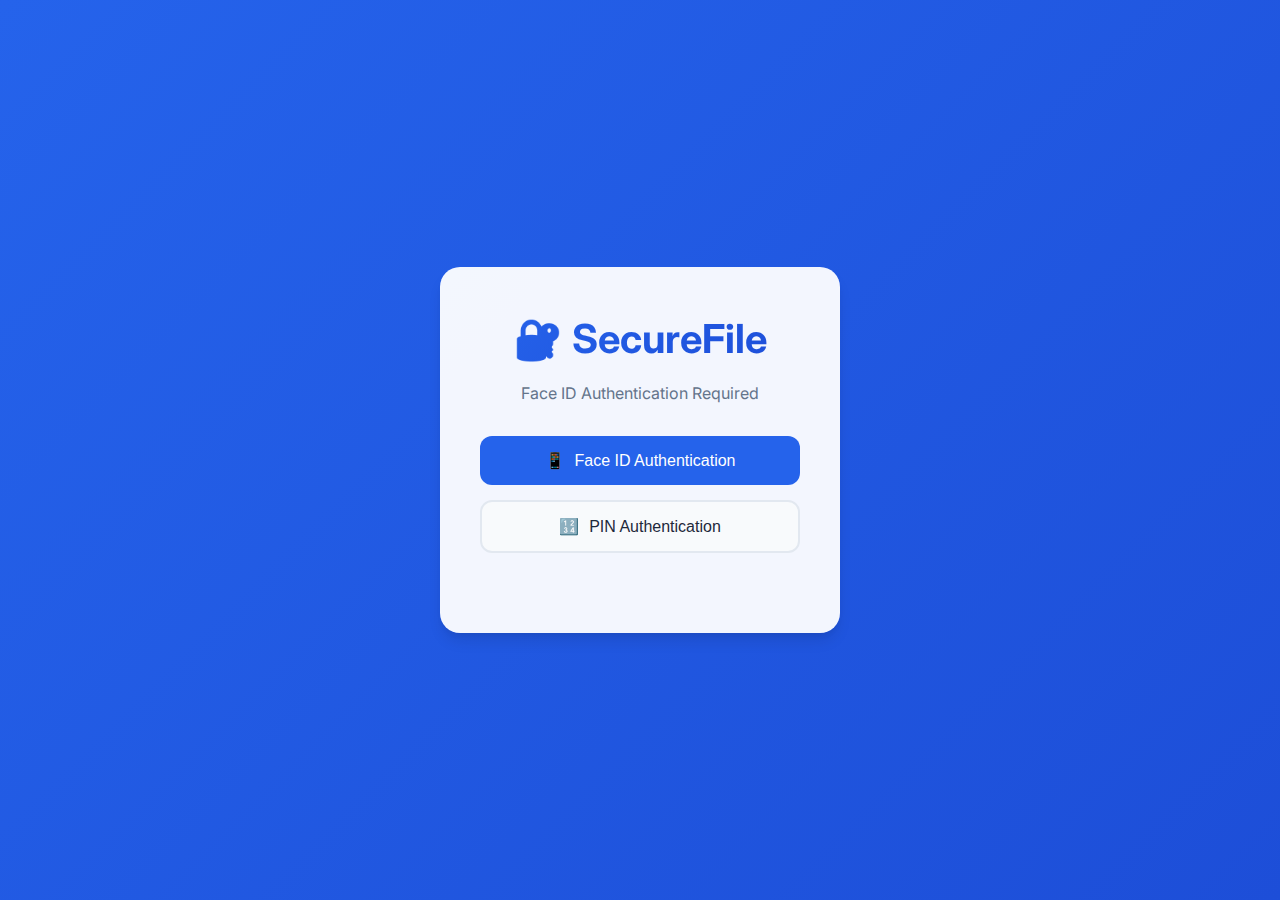
<file: index.html>
<!DOCTYPE html>
<html lang="en">
<head>
    <meta charset="UTF-8">
    <meta name="viewport" content="width=device-width, initial-scale=1.0">
    <title>Secure File Upload - Face ID Protected</title>
    <link rel="stylesheet" href="styles.css">
    <link rel="preconnect" href="https://fonts.googleapis.com">
    <link rel="preconnect" href="https://fonts.gstatic.com" crossorigin>
    <link href="https://fonts.googleapis.com/css2?family=Inter:wght@300;400;500;600;700&display=swap" rel="stylesheet">
</head>
<body>
    <!-- Anti-screenshot overlay -->
    <div id="screenshot-overlay" class="screenshot-protection"></div>

    <!-- Authentication Screen -->
    <div id="auth-screen" class="screen">
        <div class="auth-container">
            <div class="auth-header">
                <h1>🔐 SecureFile</h1>
                <p>Face ID Authentication Required</p>
            </div>

            <div class="auth-methods">
                <button id="face-auth-btn" class="auth-btn primary">
                    <span class="icon">📱</span>
                    Face ID Authentication
                </button>

                <button id="pin-auth-btn" class="auth-btn secondary">
                    <span class="icon">🔢</span>
                    PIN Authentication
                </button>
            </div>

            <div class="auth-status" id="auth-status"></div>
        </div>
    </div>

    <!-- Main Application -->
    <div id="main-app" class="screen hidden">
        <!-- Header -->
        <header class="app-header">
            <div class="header-left">
                <h2 id="app-title">SecureFile</h2>
                <div class="user-info">
                    <span id="user-name">User</span>
                    <button id="profile-btn" class="icon-btn">👤</button>
                </div>
            </div>

            <div class="header-center">
                <div class="search-container">
                    <input type="text" id="search-input" placeholder="Search files...">
                    <span class="search-icon">🔍</span>
                </div>
            </div>

            <div class="header-right">
                <button id="upload-btn" class="action-btn">📁 Upload</button>
                <button id="security-btn" class="icon-btn">🛡️</button>
                <button id="logout-btn" class="icon-btn">🚪</button>
            </div>
        </header>

        <!-- Main Content -->
        <main class="main-content">
            <!-- Sidebar -->
            <aside class="sidebar">
                <div class="sidebar-header">
                    <h3>Folders</h3>
                    <button id="new-folder-btn" class="icon-btn">+</button>
                </div>

                <div class="folder-list" id="folder-list">
                    <div class="folder-item active" data-folder="all">
                        <span class="folder-icon">📁</span>
                        <span>All Files</span>
                    </div>
                    <div class="folder-item" data-folder="documents">
                        <span class="folder-icon">📄</span>
                        <span>Documents</span>
                    </div>
                    <div class="folder-item" data-folder="images">
                        <span class="folder-icon">🖼️</span>
                        <span>Images</span>
                    </div>
                    <div class="folder-item" data-folder="videos">
                        <span class="folder-icon">🎥</span>
                        <span>Videos</span>
                    </div>
                    <div class="folder-item" data-folder="audio">
                        <span class="folder-icon">🎵</span>
                        <span>Audio</span>
                    </div>
                </div>

                <div class="storage-info">
                    <div class="storage-bar">
                        <div class="storage-used" id="storage-used"></div>
                    </div>
                    <span id="storage-text">0 MB / Unlimited</span>
                </div>
            </aside>

            <!-- File Area -->
            <div class="file-area">
                <!-- Upload Zone -->
                <div id="upload-zone" class="upload-zone">
                    <div class="upload-content">
                        <span class="upload-icon">📁</span>
                        <h3>Drop files here or click to upload</h3>
                        <p>No file size limits • Secure encryption</p>
                        <input type="file" id="file-input" multiple style="display: none;">
                    </div>
                </div>

                <!-- File Grid -->
                <div id="file-grid" class="file-grid hidden">
                    <div class="file-grid-header">
                        <button id="grid-view-btn" class="view-btn active">Grid</button>
                        <button id="list-view-btn" class="view-btn">List</button>
                        <div class="view-controls">
                            <button id="sort-btn" class="icon-btn">Sort</button>
                            <button id="filter-btn" class="icon-btn">Filter</button>
                        </div>
                    </div>

                    <div id="files-container" class="files-container">
                        <!-- Files will be populated here -->
                    </div>
                </div>
            </div>
        </main>
    </div>

    <!-- Profile Modal -->
    <div id="profile-modal" class="modal hidden">
        <div class="modal-content">
            <div class="modal-header">
                <h3>Profile Settings</h3>
                <button class="close-btn" onclick="closeModal('profile-modal')">×</button>
            </div>

            <div class="modal-body">
                <div class="profile-section">
                    <label>User Name:</label>
                    <input type="text" id="profile-name" placeholder="Enter your name">
                </div>

                <div class="profile-section">
                    <label>Theme:</label>
                    <select id="theme-select">
                        <option value="light">Light</option>
                        <option value="dark">Dark</option>
                        <option value="auto">Auto</option>
                    </select>
                </div>

                <div class="profile-section">
                    <label>Security Level:</label>
                    <select id="security-level">
                        <option value="standard">Standard</option>
                        <option value="high">High</option>
                        <option value="maximum">Maximum</option>
                    </select>
                </div>

                <div class="profile-section">
                    <label>Auto-lock timeout:</label>
                    <select id="auto-lock-timeout">
                        <option value="1">1 minute</option>
                        <option value="5">5 minutes</option>
                        <option value="15">15 minutes</option>
                        <option value="30">30 minutes</option>
                        <option value="0">Never</option>
                    </select>
                </div>
            </div>

            <div class="modal-footer">
                <button onclick="closeModal('profile-modal')">Cancel</button>
                <button onclick="saveProfile()">Save</button>
            </div>
        </div>
    </div>

    <!-- Security Modal -->
    <div id="security-modal" class="modal hidden">
        <div class="modal-content">
            <div class="modal-header">
                <h3>Security Settings</h3>
                <button class="close-btn" onclick="closeModal('security-modal')">×</button>
            </div>

            <div class="modal-body">
                <div class="security-status">
                    <div class="status-item">
                        <span class="status-icon">🔒</span>
                        <span>Anti-screenshot protection: <strong id="screenshot-status">Active</strong></span>
                    </div>
                    <div class="status-item">
                        <span class="status-icon">📋</span>
                        <span>Anti-copy protection: <strong id="copy-status">Active</strong></span>
                    </div>
                    <div class="status-item">
                        <span class="status-icon">🚨</span>
                        <span>Auto-close protection: <strong id="autoclose-status">Active</strong></span>
                    </div>
                </div>

                <div class="security-controls">
                    <button id="test-security-btn" class="test-btn">Test Security Features</button>
                    <button id="reset-security-btn" class="reset-btn">Reset Security</button>
                </div>
            </div>
        </div>
    </div>

    <!-- Progress Modal -->
    <div id="progress-modal" class="modal hidden">
        <div class="modal-content">
            <div class="modal-header">
                <h3>File Upload Progress</h3>
                <button class="close-btn" onclick="closeModal('progress-modal')">×</button>
            </div>

            <div class="modal-body">
                <div id="upload-progress-container">
                    <div class="progress-info">
                        <span id="current-file">No file uploading</span>
                        <span id="progress-percent">0%</span>
                    </div>
                    <div class="progress-bar">
                        <div id="upload-progress" class="progress-fill"></div>
                    </div>
                    <div class="upload-details">
                        <span id="upload-speed">0 MB/s</span>
                        <span id="time-remaining">--</span>
                    </div>
                </div>
            </div>
        </div>
    </div>

    <script src="app.js"></script>
</body>
</html>
</file>
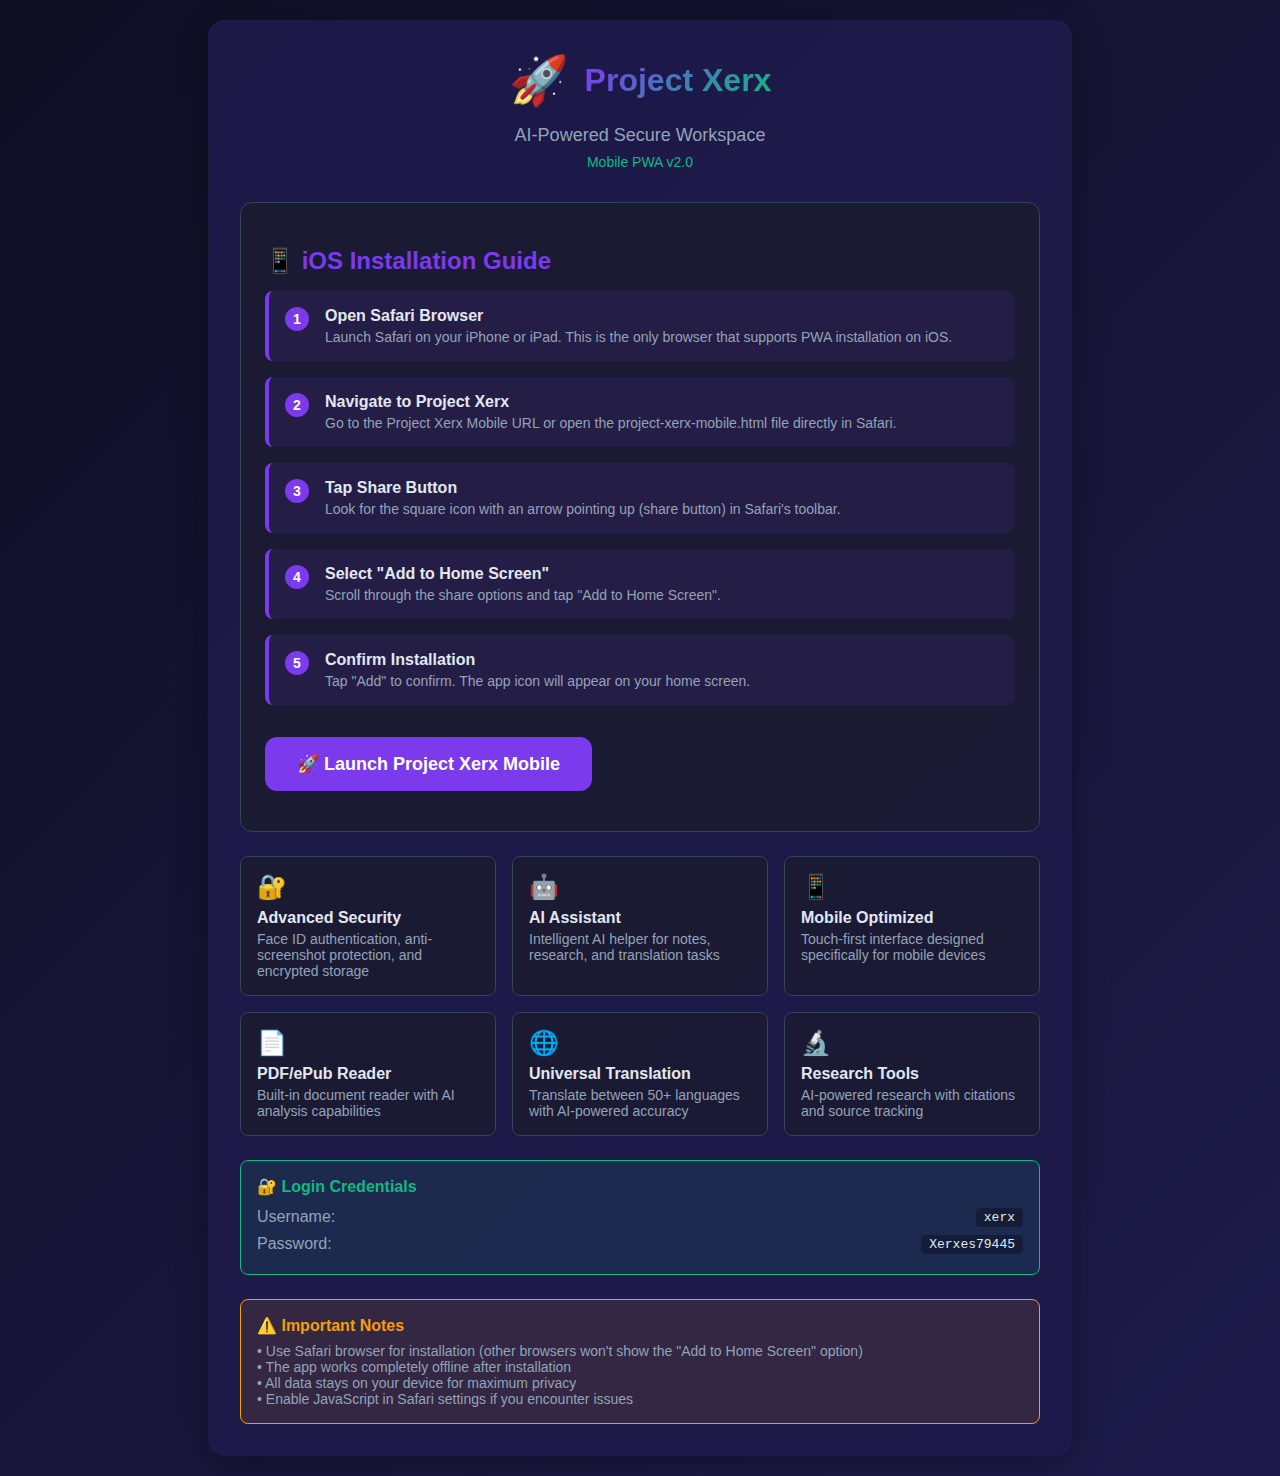
<file: install-xerx-mobile.html>
<!DOCTYPE html>
<html lang="en">
<head>
    <meta charset="UTF-8">
    <meta name="viewport" content="width=device-width, initial-scale=1.0">
    <title>Project Xerx Mobile - Installation Guide</title>
    <style>
        body {
            font-family: -apple-system, BlinkMacSystemFont, 'Segoe UI', Roboto, sans-serif;
            background: linear-gradient(135deg, #0f0f23 0%, #1e1b4b 100%);
            color: #e2e8f0;
            margin: 0;
            padding: 20px;
            min-height: 100vh;
        }

        .container {
            max-width: 800px;
            margin: 0 auto;
            background: rgba(30, 27, 75, 0.9);
            border-radius: 16px;
            padding: 32px;
            box-shadow: 0 8px 32px rgba(0, 0, 0, 0.3);
        }

        .header {
            text-align: center;
            margin-bottom: 32px;
        }

        .logo {
            display: flex;
            align-items: center;
            justify-content: center;
            gap: 16px;
            margin-bottom: 16px;
        }

        .logo-icon {
            font-size: 48px;
        }

        .logo-text {
            font-size: 32px;
            font-weight: 700;
            background: linear-gradient(135deg, #7c3aed, #10b981);
            -webkit-background-clip: text;
            -webkit-text-fill-color: transparent;
            background-clip: text;
        }

        .subtitle {
            color: #94a3b8;
            font-size: 18px;
            margin-bottom: 8px;
        }

        .version {
            color: #10b981;
            font-size: 14px;
        }

        .install-section {
            background: rgba(26, 26, 46, 0.8);
            border-radius: 12px;
            padding: 24px;
            margin-bottom: 24px;
            border: 1px solid #334155;
        }

        .section-title {
            font-size: 24px;
            font-weight: 600;
            margin-bottom: 16px;
            color: #7c3aed;
        }

        .steps {
            counter-reset: step-counter;
        }

        .step {
            counter-increment: step-counter;
            display: flex;
            align-items: flex-start;
            gap: 16px;
            margin-bottom: 16px;
            padding: 16px;
            background: rgba(124, 58, 237, 0.1);
            border-radius: 8px;
            border-left: 4px solid #7c3aed;
        }

        .step-number {
            background: #7c3aed;
            color: white;
            width: 24px;
            height: 24px;
            border-radius: 50%;
            display: flex;
            align-items: center;
            justify-content: center;
            font-weight: 600;
            font-size: 14px;
            flex-shrink: 0;
        }

        .step-content {
            flex: 1;
        }

        .step-title {
            font-weight: 600;
            margin-bottom: 4px;
        }

        .step-description {
            color: #94a3b8;
            font-size: 14px;
        }

        .download-btn {
            display: inline-block;
            background: #7c3aed;
            color: white;
            padding: 16px 32px;
            border-radius: 12px;
            text-decoration: none;
            font-weight: 600;
            font-size: 18px;
            margin: 16px 0;
            transition: all 0.3s ease;
            border: none;
            cursor: pointer;
        }

        .download-btn:hover {
            background: #5b21b6;
            transform: translateY(-2px);
        }

        .features {
            display: grid;
            grid-template-columns: repeat(auto-fit, minmax(250px, 1fr));
            gap: 16px;
            margin-top: 24px;
        }

        .feature {
            background: rgba(26, 26, 46, 0.8);
            padding: 16px;
            border-radius: 8px;
            border: 1px solid #334155;
        }

        .feature-icon {
            font-size: 24px;
            margin-bottom: 8px;
        }

        .feature-title {
            font-weight: 600;
            margin-bottom: 4px;
        }

        .feature-description {
            color: #94a3b8;
            font-size: 14px;
        }

        .credentials {
            background: rgba(16, 185, 129, 0.1);
            border: 1px solid #10b981;
            border-radius: 8px;
            padding: 16px;
            margin-top: 24px;
        }

        .credentials-title {
            color: #10b981;
            font-weight: 600;
            margin-bottom: 8px;
        }

        .credential-item {
            display: flex;
            justify-content: space-between;
            padding: 4px 0;
        }

        .credential-label {
            color: #94a3b8;
        }

        .credential-value {
            font-family: monospace;
            background: rgba(0, 0, 0, 0.3);
            padding: 2px 8px;
            border-radius: 4px;
        }

        .warning {
            background: rgba(245, 158, 11, 0.1);
            border: 1px solid #f59e0b;
            border-radius: 8px;
            padding: 16px;
            margin-top: 24px;
        }

        .warning-title {
            color: #f59e0b;
            font-weight: 600;
            margin-bottom: 8px;
        }

        .warning-text {
            color: #94a3b8;
            font-size: 14px;
        }

        @media (max-width: 768px) {
            .container {
                padding: 16px;
                margin: 0;
                border-radius: 0;
            }

            .features {
                grid-template-columns: 1fr;
            }

            .download-btn {
                width: 100%;
                text-align: center;
            }
        }
    </style>
</head>
<body>
    <div class="container">
        <div class="header">
            <div class="logo">
                <span class="logo-icon">🚀</span>
                <span class="logo-text">Project Xerx</span>
            </div>
            <div class="subtitle">AI-Powered Secure Workspace</div>
            <div class="version">Mobile PWA v2.0</div>
        </div>

        <div class="install-section">
            <h2 class="section-title">📱 iOS Installation Guide</h2>

            <div class="steps">
                <div class="step">
                    <div class="step-number">1</div>
                    <div class="step-content">
                        <div class="step-title">Open Safari Browser</div>
                        <div class="step-description">Launch Safari on your iPhone or iPad. This is the only browser that supports PWA installation on iOS.</div>
                    </div>
                </div>

                <div class="step">
                    <div class="step-number">2</div>
                    <div class="step-content">
                        <div class="step-title">Navigate to Project Xerx</div>
                        <div class="step-description">Go to the Project Xerx Mobile URL or open the project-xerx-mobile.html file directly in Safari.</div>
                    </div>
                </div>

                <div class="step">
                    <div class="step-number">3</div>
                    <div class="step-content">
                        <div class="step-title">Tap Share Button</div>
                        <div class="step-description">Look for the square icon with an arrow pointing up (share button) in Safari's toolbar.</div>
                    </div>
                </div>

                <div class="step">
                    <div class="step-number">4</div>
                    <div class="step-content">
                        <div class="step-title">Select "Add to Home Screen"</div>
                        <div class="step-description">Scroll through the share options and tap "Add to Home Screen".</div>
                    </div>
                </div>

                <div class="step">
                    <div class="step-number">5</div>
                    <div class="step-content">
                        <div class="step-title">Confirm Installation</div>
                        <div class="step-description">Tap "Add" to confirm. The app icon will appear on your home screen.</div>
                    </div>
                </div>
            </div>

            <a href="project-xerx-mobile.html" class="download-btn">
                🚀 Launch Project Xerx Mobile
            </a>
        </div>

        <div class="features">
            <div class="feature">
                <div class="feature-icon">🔐</div>
                <div class="feature-title">Advanced Security</div>
                <div class="feature-description">Face ID authentication, anti-screenshot protection, and encrypted storage</div>
            </div>

            <div class="feature">
                <div class="feature-icon">🤖</div>
                <div class="feature-title">AI Assistant</div>
                <div class="feature-description">Intelligent AI helper for notes, research, and translation tasks</div>
            </div>

            <div class="feature">
                <div class="feature-icon">📱</div>
                <div class="feature-title">Mobile Optimized</div>
                <div class="feature-description">Touch-first interface designed specifically for mobile devices</div>
            </div>

            <div class="feature">
                <div class="feature-icon">📄</div>
                <div class="feature-title">PDF/ePub Reader</div>
                <div class="feature-description">Built-in document reader with AI analysis capabilities</div>
            </div>

            <div class="feature">
                <div class="feature-icon">🌐</div>
                <div class="feature-title">Universal Translation</div>
                <div class="feature-description">Translate between 50+ languages with AI-powered accuracy</div>
            </div>

            <div class="feature">
                <div class="feature-icon">🔬</div>
                <div class="feature-title">Research Tools</div>
                <div class="feature-description">AI-powered research with citations and source tracking</div>
            </div>
        </div>

        <div class="credentials">
            <div class="credentials-title">🔐 Login Credentials</div>
            <div class="credential-item">
                <span class="credential-label">Username:</span>
                <span class="credential-value">xerx</span>
            </div>
            <div class="credential-item">
                <span class="credential-label">Password:</span>
                <span class="credential-value">Xerxes79445</span>
            </div>
        </div>

        <div class="warning">
            <div class="warning-title">⚠️ Important Notes</div>
            <div class="warning-text">
                • Use Safari browser for installation (other browsers won't show the "Add to Home Screen" option)<br>
                • The app works completely offline after installation<br>
                • All data stays on your device for maximum privacy<br>
                • Enable JavaScript in Safari settings if you encounter issues
            </div>
        </div>
    </div>
</body>
</html>
</file>
<file: styles.css>
/* Reset and Base Styles */
* {
    margin: 0;
    padding: 0;
    box-sizing: border-box;
}

:root {
    --primary-color: #2563eb;
    --primary-dark: #1d4ed8;
    --secondary-color: #64748b;
    --success-color: #10b981;
    --warning-color: #f59e0b;
    --error-color: #ef4444;
    --background-color: #ffffff;
    --surface-color: #f8fafc;
    --text-primary: #1e293b;
    --text-secondary: #64748b;
    --border-color: #e2e8f0;
    --shadow: 0 1px 3px 0 rgba(0, 0, 0, 0.1), 0 1px 2px 0 rgba(0, 0, 0, 0.06);
    --shadow-lg: 0 10px 15px -3px rgba(0, 0, 0, 0.1), 0 4px 6px -2px rgba(0, 0, 0, 0.05);
}

body {
    font-family: 'Inter', -apple-system, BlinkMacSystemFont, 'Segoe UI', Roboto, sans-serif;
    background-color: var(--background-color);
    color: var(--text-primary);
    line-height: 1.6;
    overflow-x: hidden;
}

/* Dark theme support */
body.dark-theme {
    --background-color: #0f172a;
    --surface-color: #1e293b;
    --text-primary: #f1f5f9;
    --text-secondary: #94a3b8;
    --border-color: #334155;
}

/* Screen Management */
.screen {
    position: fixed;
    top: 0;
    left: 0;
    width: 100%;
    height: 100%;
    transition: all 0.3s ease;
}

.hidden {
    display: none !important;
}

/* Anti-screenshot Protection */
.screenshot-protection {
    position: fixed;
    top: 0;
    left: 0;
    width: 100%;
    height: 100%;
    background: repeating-linear-gradient(
        45deg,
        rgba(255, 0, 0, 0.1) 0px,
        rgba(255, 0, 0, 0.1) 1px,
        transparent 1px,
        transparent 20px
    );
    pointer-events: none;
    z-index: 9999;
    opacity: 0;
    transition: opacity 0.3s ease;
}

.screenshot-protection.active {
    opacity: 1;
}

/* Authentication Screen */
#auth-screen {
    background: linear-gradient(135deg, var(--primary-color), var(--primary-dark));
    display: flex;
    align-items: center;
    justify-content: center;
}

.auth-container {
    background: rgba(255, 255, 255, 0.95);
    border-radius: 20px;
    padding: 40px;
    box-shadow: var(--shadow-lg);
    text-align: center;
    max-width: 400px;
    width: 90%;
}

.auth-header h1 {
    font-size: 2.5rem;
    margin-bottom: 10px;
    background: linear-gradient(135deg, var(--primary-color), var(--primary-dark));
    -webkit-background-clip: text;
    -webkit-text-fill-color: transparent;
    background-clip: text;
}

.auth-header p {
    color: var(--text-secondary);
    margin-bottom: 30px;
}

.auth-methods {
    display: flex;
    flex-direction: column;
    gap: 15px;
}

.auth-btn {
    padding: 15px 20px;
    border: none;
    border-radius: 12px;
    font-size: 1rem;
    font-weight: 500;
    cursor: pointer;
    transition: all 0.3s ease;
    display: flex;
    align-items: center;
    justify-content: center;
    gap: 10px;
}

.auth-btn.primary {
    background: var(--primary-color);
    color: white;
}

.auth-btn.primary:hover {
    background: var(--primary-dark);
    transform: translateY(-2px);
}

.auth-btn.secondary {
    background: var(--surface-color);
    color: var(--text-primary);
    border: 2px solid var(--border-color);
}

.auth-btn.secondary:hover {
    border-color: var(--primary-color);
    color: var(--primary-color);
}

.auth-status {
    margin-top: 20px;
    min-height: 20px;
}

/* Main Application */
#main-app {
    display: flex;
    flex-direction: column;
    height: 100vh;
}

/* Header */
.app-header {
    background: var(--background-color);
    border-bottom: 1px solid var(--border-color);
    padding: 0 20px;
    height: 70px;
    display: flex;
    align-items: center;
    justify-content: space-between;
    box-shadow: var(--shadow);
    position: relative;
    z-index: 100;
}

.header-left {
    display: flex;
    align-items: center;
    gap: 20px;
}

.header-left h2 {
    font-size: 1.5rem;
    font-weight: 600;
}

.user-info {
    display: flex;
    align-items: center;
    gap: 10px;
    font-size: 0.9rem;
}

.header-center {
    flex: 1;
    max-width: 400px;
    margin: 0 40px;
}

.search-container {
    position: relative;
}

#search-input {
    width: 100%;
    padding: 10px 40px 10px 15px;
    border: 1px solid var(--border-color);
    border-radius: 25px;
    font-size: 0.9rem;
    background: var(--surface-color);
}

.search-icon {
    position: absolute;
    right: 15px;
    top: 50%;
    transform: translateY(-50%);
    color: var(--text-secondary);
}

.header-right {
    display: flex;
    align-items: center;
    gap: 15px;
}

.action-btn, .icon-btn {
    padding: 10px 15px;
    border: none;
    border-radius: 8px;
    cursor: pointer;
    transition: all 0.3s ease;
    font-size: 0.9rem;
}

.action-btn {
    background: var(--primary-color);
    color: white;
}

.action-btn:hover {
    background: var(--primary-dark);
}

.icon-btn {
    background: var(--surface-color);
    color: var(--text-primary);
    width: 40px;
    height: 40px;
    display: flex;
    align-items: center;
    justify-content: center;
}

.icon-btn:hover {
    background: var(--border-color);
}

/* Main Content */
.main-content {
    display: flex;
    flex: 1;
    overflow: hidden;
}

/* Sidebar */
.sidebar {
    width: 280px;
    background: var(--surface-color);
    border-right: 1px solid var(--border-color);
    padding: 20px;
    display: flex;
    flex-direction: column;
    gap: 20px;
}

.sidebar-header {
    display: flex;
    align-items: center;
    justify-content: space-between;
}

.sidebar-header h3 {
    font-size: 1.1rem;
    font-weight: 600;
}

.folder-list {
    display: flex;
    flex-direction: column;
    gap: 5px;
}

.folder-item {
    padding: 12px 15px;
    border-radius: 8px;
    cursor: pointer;
    transition: all 0.3s ease;
    display: flex;
    align-items: center;
    gap: 10px;
}

.folder-item:hover {
    background: var(--background-color);
}

.folder-item.active {
    background: var(--primary-color);
    color: white;
}

.storage-info {
    margin-top: auto;
}

.storage-bar {
    width: 100%;
    height: 6px;
    background: var(--border-color);
    border-radius: 3px;
    overflow: hidden;
}

.storage-used {
    height: 100%;
    background: var(--primary-color);
    border-radius: 3px;
    transition: width 0.3s ease;
}

#storage-text {
    display: block;
    margin-top: 8px;
    font-size: 0.8rem;
    color: var(--text-secondary);
    text-align: center;
}

/* File Area */
.file-area {
    flex: 1;
    display: flex;
    flex-direction: column;
}

/* Upload Zone */
.upload-zone {
    flex: 1;
    border: 2px dashed var(--border-color);
    border-radius: 12px;
    margin: 20px;
    display: flex;
    align-items: center;
    justify-content: center;
    transition: all 0.3s ease;
    cursor: pointer;
}

.upload-zone:hover {
    border-color: var(--primary-color);
    background: rgba(37, 99, 235, 0.05);
}

.upload-zone.dragover {
    border-color: var(--primary-color);
    background: rgba(37, 99, 235, 0.1);
}

.upload-content {
    text-align: center;
    color: var(--text-secondary);
}

.upload-icon {
    font-size: 4rem;
    display: block;
    margin-bottom: 15px;
}

.upload-content h3 {
    margin-bottom: 10px;
    color: var(--text-primary);
}

/* File Grid */
.file-grid {
    flex: 1;
    display: flex;
    flex-direction: column;
    padding: 20px;
}

.file-grid.hidden {
    display: none;
}

.file-grid-header {
    display: flex;
    align-items: center;
    justify-content: space-between;
    margin-bottom: 20px;
    padding-bottom: 15px;
    border-bottom: 1px solid var(--border-color);
}

.view-btn {
    padding: 8px 16px;
    border: 1px solid var(--border-color);
    background: var(--background-color);
    border-radius: 6px;
    cursor: pointer;
    transition: all 0.3s ease;
}

.view-btn.active {
    background: var(--primary-color);
    color: white;
    border-color: var(--primary-color);
}

.view-controls {
    display: flex;
    gap: 10px;
}

.files-container {
    flex: 1;
    display: grid;
    grid-template-columns: repeat(auto-fill, minmax(200px, 1fr));
    gap: 20px;
    overflow-y: auto;
    padding: 10px 0;
}

/* File Items */
.file-item {
    background: var(--background-color);
    border: 1px solid var(--border-color);
    border-radius: 12px;
    padding: 15px;
    transition: all 0.3s ease;
    cursor: pointer;
}

.file-item:hover {
    transform: translateY(-2px);
    box-shadow: var(--shadow-lg);
}

.file-item.selected {
    border-color: var(--primary-color);
    background: rgba(37, 99, 235, 0.05);
}

.file-icon {
    font-size: 3rem;
    display: block;
    margin-bottom: 10px;
    text-align: center;
}

.file-name {
    font-weight: 500;
    margin-bottom: 5px;
    white-space: nowrap;
    overflow: hidden;
    text-overflow: ellipsis;
}

.file-size {
    font-size: 0.8rem;
    color: var(--text-secondary);
}

.file-date {
    font-size: 0.7rem;
    color: var(--text-secondary);
}

/* Modal Styles */
.modal {
    position: fixed;
    top: 0;
    left: 0;
    width: 100%;
    height: 100%;
    background: rgba(0, 0, 0, 0.5);
    display: flex;
    align-items: center;
    justify-content: center;
    z-index: 1000;
}

.modal-content {
    background: var(--background-color);
    border-radius: 12px;
    box-shadow: var(--shadow-lg);
    max-width: 500px;
    width: 90%;
    max-height: 80vh;
    overflow-y: auto;
}

.modal-header {
    padding: 20px;
    border-bottom: 1px solid var(--border-color);
    display: flex;
    align-items: center;
    justify-content: space-between;
}

.modal-header h3 {
    margin: 0;
}

.close-btn {
    background: none;
    border: none;
    font-size: 1.5rem;
    cursor: pointer;
    color: var(--text-secondary);
}

.modal-body {
    padding: 20px;
}

.modal-footer {
    padding: 20px;
    border-top: 1px solid var(--border-color);
    display: flex;
    justify-content: flex-end;
    gap: 10px;
}

.modal-footer button {
    padding: 10px 20px;
    border: none;
    border-radius: 6px;
    cursor: pointer;
    transition: all 0.3s ease;
}

.modal-footer button:first-child {
    background: var(--surface-color);
    color: var(--text-primary);
}

.modal-footer button:last-child {
    background: var(--primary-color);
    color: white;
}

.profile-section {
    margin-bottom: 20px;
}

.profile-section label {
    display: block;
    margin-bottom: 5px;
    font-weight: 500;
}

.profile-section input,
.profile-section select {
    width: 100%;
    padding: 10px;
    border: 1px solid var(--border-color);
    border-radius: 6px;
    background: var(--surface-color);
}

/* Progress Modal */
.progress-info {
    display: flex;
    justify-content: space-between;
    margin-bottom: 10px;
}

.progress-bar {
    width: 100%;
    height: 8px;
    background: var(--border-color);
    border-radius: 4px;
    overflow: hidden;
    margin-bottom: 10px;
}

.progress-fill {
    height: 100%;
    background: var(--primary-color);
    border-radius: 4px;
    transition: width 0.3s ease;
}

.upload-details {
    display: flex;
    justify-content: space-between;
    font-size: 0.9rem;
    color: var(--text-secondary);
}

/* Security Status */
.security-status {
    display: flex;
    flex-direction: column;
    gap: 15px;
    margin-bottom: 20px;
}

.status-item {
    display: flex;
    align-items: center;
    gap: 10px;
    padding: 10px;
    background: var(--surface-color);
    border-radius: 8px;
}

.status-icon {
    font-size: 1.2rem;
}

.security-controls {
    display: flex;
    gap: 10px;
}

.test-btn, .reset-btn {
    padding: 10px 15px;
    border: none;
    border-radius: 6px;
    cursor: pointer;
    transition: all 0.3s ease;
}

.test-btn {
    background: var(--warning-color);
    color: white;
}

.reset-btn {
    background: var(--error-color);
    color: white;
}

/* Mobile Responsiveness */
@media (max-width: 768px) {
    .app-header {
        padding: 0 15px;
        height: 60px;
    }

    .header-center {
        margin: 0 20px;
    }

    .sidebar {
        width: 100%;
        position: fixed;
        top: 60px;
        left: -100%;
        height: calc(100vh - 60px);
        z-index: 200;
        transition: left 0.3s ease;
    }

    .sidebar.open {
        left: 0;
    }

    .main-content {
        padding-left: 0;
    }

    .file-area {
        padding: 15px;
    }

    .files-container {
        grid-template-columns: repeat(auto-fill, minmax(150px, 1fr));
        gap: 15px;
    }

    .auth-container {
        padding: 30px 20px;
        margin: 20px;
    }

    .modal-content {
        margin: 20px;
        width: calc(100% - 40px);
    }
}

@media (max-width: 480px) {
    .header-left h2 {
        font-size: 1.2rem;
    }

    .header-right .action-btn {
        padding: 8px 12px;
        font-size: 0.8rem;
    }

    .files-container {
        grid-template-columns: repeat(auto-fill, minmax(120px, 1fr));
    }

    .file-item {
        padding: 10px;
    }

    .file-icon {
        font-size: 2rem;
    }
}

/* Anti-copy styles */
.no-select {
    -webkit-user-select: none;
    -moz-user-select: none;
    -ms-user-select: none;
    user-select: none;
}

.no-context-menu {
    -webkit-touch-callout: none;
    -webkit-user-select: none;
    -khtml-user-select: none;
    -moz-user-select: none;
    -ms-user-select: none;
    user-select: none;
}

/* Disable text selection on key elements */
.app-header,
.sidebar,
.file-item {
    -webkit-user-select: none;
    -moz-user-select: none;
    -ms-user-select: none;
    user-select: none;
}

/* Enable text selection only where needed */
#search-input,
#profile-name {
    -webkit-user-select: text;
    -moz-user-select: text;
    -ms-user-select: text;
    user-select: text;
}

/* Security overlay animations */
@keyframes security-pulse {
    0% { opacity: 0; }
    50% { opacity: 1; }
    100% { opacity: 0; }
}

.screenshot-protection.security-alert {
    animation: security-pulse 2s infinite;
}

/* Loading animations */
.loading-spinner {
    display: inline-block;
    width: 20px;
    height: 20px;
    border: 2px solid var(--border-color);
    border-radius: 50%;
    border-top-color: var(--primary-color);
    animation: spin 1s ease-in-out infinite;
}

@keyframes spin {
    to { transform: rotate(360deg); }
}

/* Notification styles */
.notification {
    position: fixed;
    top: 20px;
    right: 20px;
    padding: 15px 20px;
    border-radius: 8px;
    box-shadow: var(--shadow-lg);
    z-index: 1001;
    transform: translateX(100%);
    transition: transform 0.3s ease;
}

.notification.show {
    transform: translateX(0);
}

.notification.success {
    background: var(--success-color);
    color: white;
}

.notification.error {
    background: var(--error-color);
    color: white;
}

.notification.warning {
    background: var(--warning-color);
    color: white;
}
</file>
